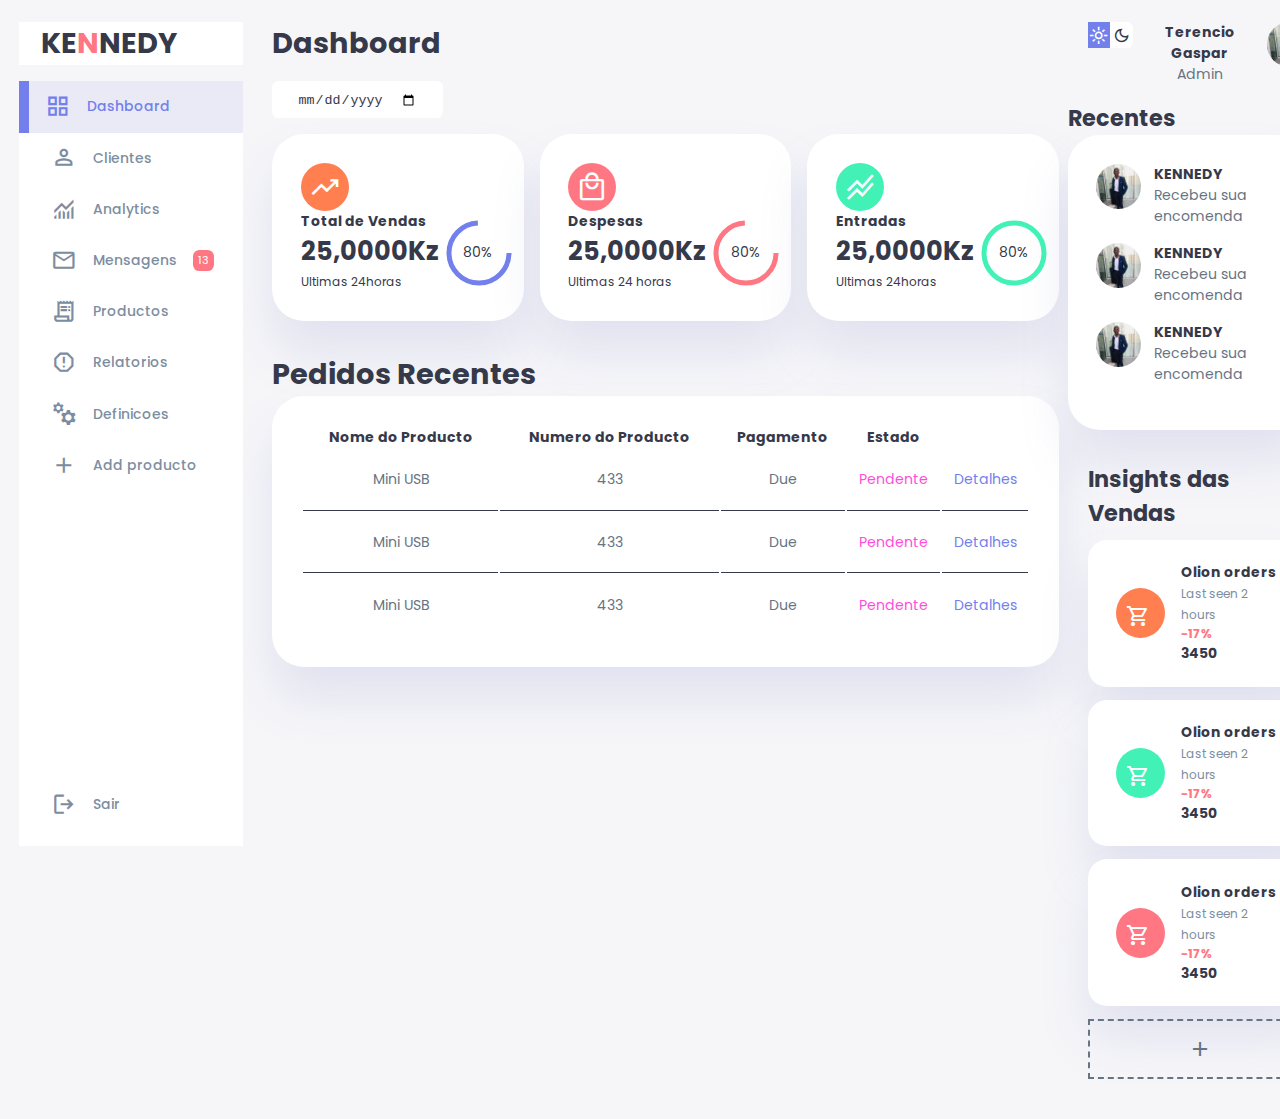
<file: views/index.html>
<!DOCTYPE html>
<html lang="en">
<head>
    <meta charset="UTF-8">
    <meta name="viewport" content="width=device-width, initial-scale=1.0">
    <title>Dashboard</title>
    <link rel="stylesheet" href="../css/style.css">
    <link rel="stylesheet" href="https://fonts.googleapis.com/css2?family=Material+Symbols+Outlined:opsz,wght,FILL,GRAD@20..48,100..700,0..1,-50..200" />
</head>
<body>
    <div class="container">
        <!--aside section start-->
        <aside>
           <div class="top">
            <div class="logo">
                <h1>KE<span class="danger">N</span>NEDY </h1>
            </div>
            <div class="close" id="close_btn">
                <span class="material-symbols-outlined">
                    close
                </span>
            </div>
           </div>
           <!--end top-->
           <div class="sidebar">
            <a href="index.html" class="active">
                <span class="material-symbols-outlined">
                    grid_view
                </span>
                <h3>Dashboard</h3>
            </a>
            <a href="clientes.html">
                <span class="material-symbols-outlined">
                    person
                </span>
                <h3>Clientes</h3>
            </a>
            <a href="#">
                <span class="material-symbols-outlined">
                    monitoring
                </span>
                <h3>Analytics</h3>
            </a>
            <a href="#">
                <span class="material-symbols-outlined">
                    mail
                </span>
                <h3>Mensagens</h3>
                <span class="msg_count">13</span>
            </a>
            <a href="#">
                <span class="material-symbols-outlined">
                    receipt_long
                </span>
                <h3>Productos</h3>
            </a>
            <a href="#">
                <span class="material-symbols-outlined">
                    report
                </span>
                <h3>Relatorios</h3> 
            </a>
            <a href="#">
                <span class="material-symbols-outlined">
                    manufacturing
                </span>
                <h3>Definicoes</h3> 
            </a>
            <a href="#">
                <span class="material-symbols-outlined">
                    add
                </span>
                <h3>Add producto</h3> 
            </a>
            <a href="#">
                <span class="material-symbols-outlined">
                    logout
                </span>
                <h3>Sair</h3> 
            </a>
           </div>
        </aside>
        <!--aside section end-->

        <!--main section start-->
        <main>
          <h1>Dashboard</h1> 
          <div class="date">
            <input type="date">
          </div>
          <!--insights start-->
          <div class="insights">
            <!--start selling-->
            <div class="sales">
                <span class="material-symbols-outlined">
                    trending_up
                </span>
                <div class="middle">
                    <div class="left">
                        <h3>Total de Vendas</h3>
                        <h1>25,0000Kz</h1>
                    </div>

                    <div class="progress">
                        <svg>
                            <circle r ="30" cy ="40" cx ="40"></circle>
                        </svg>
                        <div class="number">
                            80%
                        </div>
                    </div>
                </div>
                <small>Ultimas 24horas</small>
            </div>
            <!--end selling-->

            <!--start expenses-->
            <div class="expenses">
                <span class="material-symbols-outlined">
                    local_mall
                </span>
                <div class="middle">
                    <div class="left">
                        <h3>Despesas</h3>
                        <h1>25,0000Kz</h1>
                    </div>

                    <div class="progress">
                        <svg>
                            <circle r ="30" cy ="40" cx ="40"></circle>
                        </svg>
                        <div class="number">
                            80%
                        </div>
                    </div>
                </div>
                <small>Ultimas 24 horas</small>
            </div>
            <!--end espenses-->

            <!--start income -->
            <div class="income">
                <span class="material-symbols-outlined">
                    stacked_line_chart
                </span>
                <div class="middle">
                    <div class="left">
                        <h3>Entradas</h3>
                        <h1>25,0000Kz</h1>
                    </div>

                    <div class="progress">
                        <svg>
                            <circle r ="30" cy ="40" cx ="40"></circle>
                        </svg>
                        <div class="number">
                            80%
                        </div>
                    </div>
                </div>
                <small>Ultimas 24horas</small>
            </div>
            <!--end income-->
          </div>
          <!--end insights-->

          <!--start recent orders-->
          <div class="recent_order">
            <h1>Pedidos Recentes</h1>

            <table>

                <thead>

                    <tr>
                        <th>Nome do Producto</th>
                        <th>Numero do Producto</th>
                        <th>Pagamento</th>
                        <th>Estado</th>
                    </tr>

                </thead>

                <tbody>

                    <tr>
                        <td>Mini USB</td>
                        <td>433</td>
                        <td>Due</td>
                        <td class="warning">Pendente</td>
                        <td class="primary">Detalhes</td>
                    </tr>

                    <tr>
                        <td>Mini USB</td>
                        <td>433</td>
                        <td>Due</td>
                        <td class="warning">Pendente</td>
                        <td class="primary">Detalhes</td>
                    </tr>

                    <tr>
                        <td>Mini USB</td>
                        <td>433</td>
                        <td>Due</td>
                        <td class="warning">Pendente</td>
                        <td class="primary">Detalhes</td>
                    </tr>

                </tbody>
            </table>
          </div>
          <!--recent orders end-->
        </main>
        <!--main section end-->

        <!--right section start-->
        <div class="right">
           <div class="top">
            <button id="menu_bar">
                <span class="material-symbols-outlined">
                    menu
                </span>
            </button>

            <div class="theme-toggle ">
                <span class="material-symbols-outlined active">
                    light_mode
                </span>
                <span class="material-symbols-outlined">
                    dark_mode
                </span> 
            </div>
            
            <div class="profile">
                <div class="info">
                    <p><b>Terencio Gaspar</b></p>
                    <p>Admin</p>
                    <small class="text-muted"></small>
                </div>

                <div class="profile-photo">
                    <img src="../images/kennedy_fato.jpeg" alt="">
                </div>
            </div>

           </div>
           <!--end top-->
           <div class="recent_updates">
                <h2>Recentes</h2>
                <div class="updates">
                    <div class="update">
                        <div class="profile-photo"><img src="../images/kennedy_fato.jpeg" alt=""></div>
                        
                        <div class="message">
                            <p><b>KENNEDY</b> Recebeu sua encomenda</p>
                        </div>
                    </div>

                    <div class="update">
                        <div class="profile-photo"><img src="../images/kennedy_fato.jpeg" alt=""></div>
                        
                        <div class="message">
                            <p><b>KENNEDY</b> Recebeu sua encomenda</p>
                        </div>
                    </div>

                    <div class="update">
                        <div class="profile-photo"><img src="../images/kennedy_fato.jpeg" alt=""></div>
                        
                        <div class="message">
                            <p><b>KENNEDY</b> Recebeu sua encomenda</p>
                        </div>
                    </div>
                </div>    
           </div>
           <!--end recent update-->

           <!--start sale analytics-->
           <div class="sales_analytics">
                <h2>Insights das Vendas</h2>
               <!--start item sale analytics-->
                <div class="item onlion">
                    <div class="icon">
                        <span class="material-symbols-outlined">
                            shopping_cart
                        </span> 
                    </div>
                    <div class="right_text">
                        <div class="info">
                            <h3>Olion orders</h3>
                            <small class="text-muted">
                                Last seen 2 hours
                            </small>
                        </div>
                        <h5 class="danger">-17%</h5>
                        <h3>3450</h3>
                    </div>
                </div>
                <!--item sale analytics end-->

                 <!--start item sale analytics-->
                 <div class="item onlion">
                    <div class="icon">
                        <span class="material-symbols-outlined">
                            shopping_cart
                        </span> 
                    </div>
                    <div class="right_text">
                        <div class="info">
                            <h3>Olion orders</h3>
                            <small class="text-muted">
                                Last seen 2 hours
                            </small>
                        </div>
                        <h5 class="danger">-17%</h5>
                        <h3>3450</h3>
                    </div>
                </div>
                <!--item sale analytics end-->

                 <!--start item sale analytics-->
                 <div class="item onlion">
                    <div class="icon">
                        <span class="material-symbols-outlined">
                            shopping_cart
                        </span> 
                    </div>
                    <div class="right_text">
                        <div class="info">
                            <h3>Olion orders</h3>
                            <small class="text-muted">
                                Last seen 2 hours
                            </small>
                        </div>
                        <h5 class="danger">-17%</h5>
                        <h3>3450</h3>
                    </div>
                </div>
                <!--item sale analytics end-->
            </div>
           <!-- sale analytics end-->
           <div class="add_product_container">
                <div class="item add_product">
                    <span class="material-symbols-outlined">
                        add
                    </span> 
                </div>
           </div>
            
        </div>
        <!--right section end-->


    </div>
    <script src="../js/script.js" ></script>
</body>
</html>
</file>
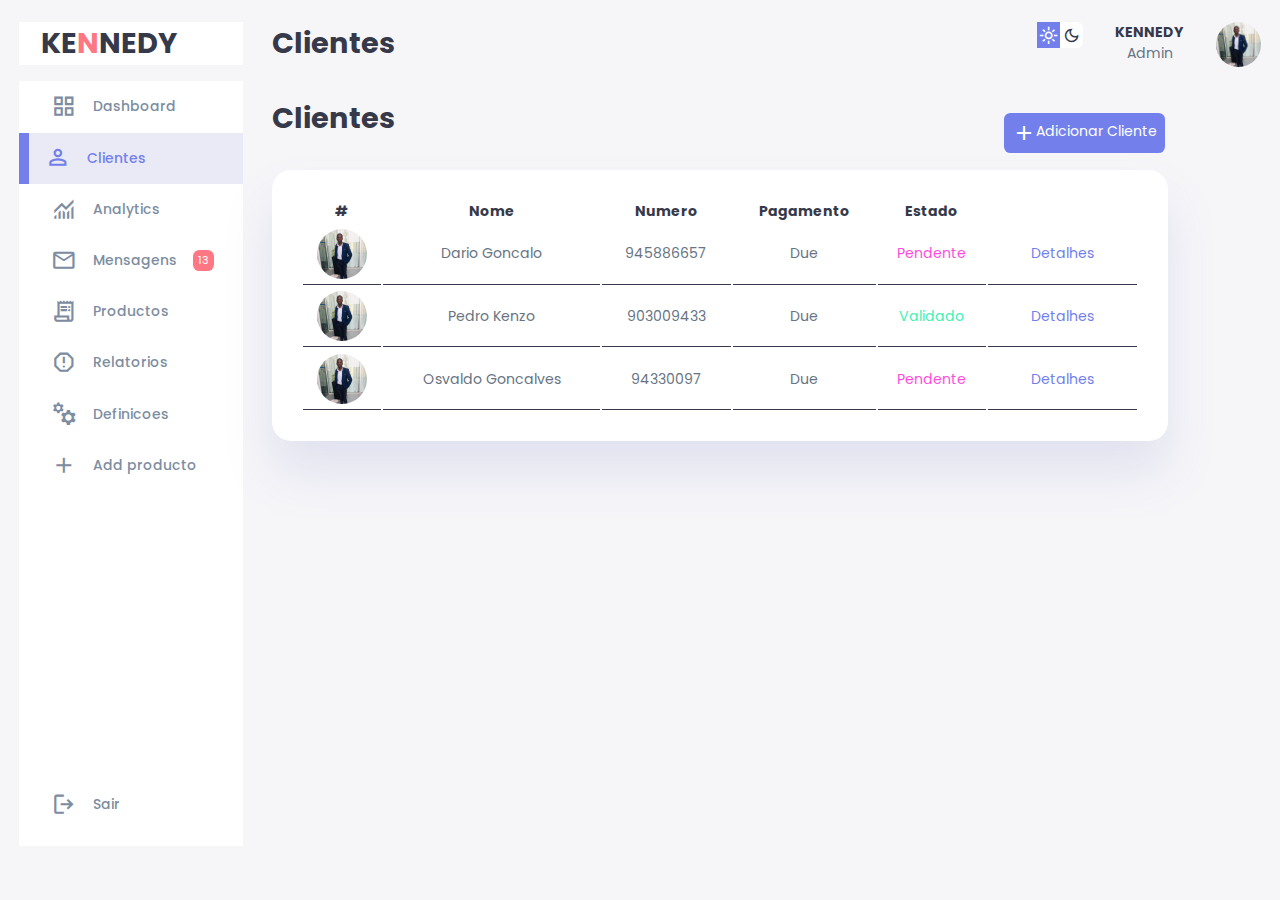
<file: views/clientes.html>
<!DOCTYPE html>
<html lang="en">
<head>
    <meta charset="UTF-8">
    <meta name="viewport" content="width=device-width, initial-scale=1.0">
    <title>Clientes</title>
    <link rel="stylesheet" href="../css/style.css">
    <link rel="stylesheet" href="https://fonts.googleapis.com/css2?family=Material+Symbols+Outlined:opsz,wght,FILL,GRAD@20..48,100..700,0..1,-50..200" />
</head>
<body>
    <div class="container">
        <!--aside section start-->
        <aside>
           <div class="top">
            <div class="logo">
                <h1>KE<span class="danger">N</span>NEDY </h1>
            </div>
            <div class="close" id="close_btn">
                <span class="material-symbols-outlined">
                    close
                </span>
            </div>
           </div>
           <!--end top-->
           <div class="sidebar">
            <a href="index.html">
                <span class="material-symbols-outlined">
                    grid_view
                </span>
                <h3>Dashboard</h3>
            </a>
            <a href="clientes.html" class="active">
                <span class="material-symbols-outlined">
                    person
                </span>
                <h3>Clientes</h3>
            </a>
            <a href="#">
                <span class="material-symbols-outlined">
                    monitoring
                </span>
                <h3>Analytics</h3>
            </a>
            <a href="#">
                <span class="material-symbols-outlined">
                    mail
                </span>
                <h3>Mensagens</h3>
                <span class="msg_count">13</span>
            </a>
            <a href="#">
                <span class="material-symbols-outlined">
                    receipt_long
                </span>
                <h3>Productos</h3>
            </a>
            <a href="#">
                <span class="material-symbols-outlined">
                    report
                </span>
                <h3>Relatorios</h3> 
            </a>
            <a href="#">
                <span class="material-symbols-outlined">
                    manufacturing
                </span>
                <h3>Definicoes</h3> 
            </a>
            <a href="#">
                <span class="material-symbols-outlined">
                    add
                </span>
                <h3>Add producto</h3> 
            </a>
            <a href="#">
                <span class="material-symbols-outlined">
                    logout
                </span>
                <h3>Sair</h3> 
            </a>
           </div>
        </aside>
        <!--aside section end-->

        <!--main section start-->
        <main>
          <h1>Clientes</h1> 
          <!--start recent orders-->
          <div class="table_container">

            <div class="title_table">
                <h1>Clientes</h1>
                <a class="add_button openModal" id="open" data-target="#modal-container_1"><span class="material-symbols-outlined">add</span>Adicionar Cliente</a>
            </div>

            <table>

                <thead>

                    <tr>
                        <th>#</th>
                        <th>Nome</th>
                        <th>Numero</th>
                        <th>Pagamento</th>
                        <th>Estado</th>
                    </tr>

                </thead>

                <tbody>

                    <tr>
                        <td><div class="table_photo"> <img src="../images/kennedy_fato.jpeg" alt=""></div></td>
                        <td>Dario Goncalo</td>
                        <td>945886657</td>
                        <td>Due</td>
                        <td><span class="warning">Pendente</span></td>
                        <td><a href="#"><span class="primary">Detalhes</span></a></td>
                    </tr>

                    <tr>
                        <td><div class="table_photo"> <img src="../images/kennedy_fato.jpeg" alt=""></div></td>
                        <td>Pedro Kenzo</td>
                        <td>903009433</td>
                        <td>Due</td>
                        <td><span class="success">Validado</span></td>
                        <td><span class="primary">Detalhes</span></td>
                    </tr>

                    <tr>
                        <td><div class="table_photo"> <img src="../images/kennedy_fato.jpeg" alt=""></div></td>
                        <td>Osvaldo Goncalves</td>
                        <td>94330097</td>
                        <td>Due</td>
                        <td><span class="warning">Pendente</span></td>
                        <td><span class="primary">Detalhes</span></td>
                    </tr>

                </tbody>
            </table>
          </div>

          <!--Modal start-->
          <div class="modal-container" id="modal-container_1">
            <div class="modal">
                <h1>Adicionar Cliente</h1>
                <p>Lorem ipsum dolor sit, amet consectetur adipisicing elit. Dolor consequatur odit assumenda sapiente numquam, vol
                    uptate debitis dicta vel, quae sunt ipsam officia accusamus libero voluptas nesciunt corporis id architecto unde.</p>
                <button id="close" class="closeModal" data-target ="#modal-container_1">Fechar</button>
            </div>
          </div>
          <!--Modal end-->

          <!--recent orders end-->
        </main>
        <!--main section end-->

        <!--right section start-->
        <div class="right">
           <div class="top">
            <button id="menu_bar">
                <span class="material-symbols-outlined">
                    menu
                </span>
            </button>

            <div class="theme-toggle ">
                <span class="material-symbols-outlined active">
                    light_mode
                </span>
                <span class="material-symbols-outlined">
                    dark_mode
                </span> 
            </div>
            
            <div class="profile">
                <div class="info">
                    <p><b>KENNEDY</b></p>
                    <p>Admin</p>
                    <small class="text-muted"></small>
                </div>

                <div class="profile-photo">
                    <img src="../images/kennedy_fato.jpeg" alt="">
                </div>
            </div>

           </div>
           <!--end top-->
           
        </div>
        <!--right section end-->


    </div>
    <script src="../js/script.js" ></script>
</body>
</html>
</file>
<file: css/style.css>
@import url('https://fonts.googleapis.com/css2?family=Poppins:wght@300&display=swap');
:root{
    --clr-prrimary: #7380ec;
    --clr-danger: #ff7782;
    --clr-success: #41f1b6;
    --clr-white: #fff;
    --clr-info-dark: #7d8da1;
    --clr-info-light: #dce1eb;
    --clr-dark: #363949;
    --clr-warning: #ff4edc;
    --clr-light: rgba(132,139,200,0.18);
    --clr-primary-variant: #111e88;
    --clr-dark-variant: #677483;
    --clr-color-background: #f6f6f9;

    --card-border-radius: 2rem;
    --border-radius-1: 0.4rem;
    --border-radius-2: 0.8rem;
    --border-radius-3: 1.2rem;

    --card-padding: 1.8rem;
    --padding-1: 1.2rem;
    --box-shadow: 0 2rem 3rem  var(--clr-light)
}
/*  Dark theme variabels */
.dark-theme-variables{
    --clr-color-background: #181a1e;
    --clr-white: #202528;
    --clr-light: rgba(0,0,0,0.4);
    --clr-dark: #edeffd;
    --clr-dark-variant: #677483;
    --box-shadow: 0 2rem 3rem var(--clr-light); 
}
*{
    margin: 0;
    padding: 0;
    box-sizing: border-box;
    text-decoration: none;
    border: 0;
    list-style: none;
    appearance: none;
}
body{
    font-family: 'Poppins', sans-serif;
    width: 100vw;
    height: 100vh;
    font-size: 0.88rem;
    user-select: none;
    overflow-x: hidden;
    background-color: var(--clr-color-background);
}
.container{
    display: grid;
    width: 97%;
    gap: 1.8rem;
    grid-template-columns: 14rem auto 14rem;
    margin: 0 auto;
}
a{
    color: var(--clr-dark);
}
h1{
    font-size: 1.8rem;
}
h2{
    font-size: 1.4rem;
}
h3{
    font-size: 0.87rem;
}
h4{
    font-size: 0.8rem;
}
h5{
    font-size: 0.77rem;
}
small{
    font-size: 0.75rem;
    color: var(--clr-dark);
}
.profile-photo img{
    width: 2.8rem;
    height: 2.8rem;
    border-radius: 50%;
    overflow: hidden;
}
.text-muted{
    color:var(--clr-info-dark)
}
p{
    color: var(--clr-dark-variant)
}
b{
    color: var(--clr-dark);
}
.primary{
    color: var(--clr-prrimary);
}
.success{
    color: var(--clr-success);
}
.danger{
    color: var(--clr-danger);
}
.warning{
    color: var(--clr-warning);
}

.primary-background{
    background-color: var(--clr-prrimary);
    color: var(--clr-white);
    border-radius: 15px;
    padding: 5px;
}
.success-background{
    background-color: var(--clr-success);
    color: var(--clr-white);
    border-radius: 15px;
    padding: 5px;
}
.danger-background{
    background-color: var(--clr-danger);
    color: var(--clr-white);
    border-radius: 15px;
    padding: 5px;
}
.warning-background{
    background-color: var(--clr-warning);
    color: var(--clr-white);
    border-radius: 15px;
    padding: 5px;
}


/********************
     aside 
 **************/
aside{
    height: 100vh;
}
aside .top{
    background-color: var(--clr-white);
    display: flex;
    justify-content: space-around;
    align-items: center;
    margin-top: 1.4rem;
}
aside .logo{
    display: flex;
    gap: 1rem;
}
aside .logo{
    color: var(--clr-dark);
}
aside .top div.close span{
    display: none;
}

/******************* 
    sidebar
 *******************/
aside .sidebar{
    background-color: var(--clr-white);
    display: flex;
    flex-direction: column;
    height: 85vh;
    position: relative;
    top: 1rem
}
aside h3{
    font-weight: 500;
}
aside .sidebar a{
    display: flex;
    color: var(--clr-info-dark);
    margin-left: 2rem;
    gap: 1rem;
    align-items: center;
    height: 3.2rem;
    transition: all .1s ease-in;
}
aside .sidebar a span{
    font-size: 1.6rem;
    transition: all .1s ease-in;
}
aside .sidebar a:last-child{
    position: absolute;
    bottom: 1rem;
    width: 100%;
   
}
aside .sidebar a.active{
   background-color: var(--clr-light);
   color: var(--clr-prrimary);
   margin-left: 0;
   border-left: 5px solid var(--clr-prrimary);

}
aside .sidebar a.active::before{
    content: '';
    width: 5px;
    height: 100%;
    background-color: var(--clr-prrimary);
}
aside .sidebar a:hover{
    color: var(--clr-prrimary);
}
aside .sidebar a:hover span{
    margin-left: 1rem;
    transition: .4s ease;
}
aside .sidebar a span.msg_count{
   background-color: var(--clr-danger);
   color: var(--clr-white);
   padding: 2px 5px;
   font-size: 11px;
   border-radius: var(--border-radius-1);
}
/***************** Main ******************/
main{
    margin-top: 1.4rem;
    width: auto;
}
main input{
    background-color: transparent;
    border: 0;
    outline: 0;
    color: var(--clr-dark);
}
main .date{
    display: inline-block;
    background-color: var(--clr-white);
    border-radius: var(--border-radius-1);
    margin-top: 1rem;
    padding: 0.5rem 1.6rem;
}
main .insights{
    display: grid;
    grid-template-columns: repeat(3,1fr);
    gap: 1rem;
  
}
main .insights>div{
   background-color: var(--clr-white);
   padding: var(--card-padding);
   border-radius: var(--card-border-radius);
   margin-top: 1rem;
   box-shadow: var(--box-shadow);
   transition: all .3s ease;
  
}
main .insights > div:hover{
    box-shadow: none;  
}
main .insights > div span{
 background: coral;
 padding: 0.5rem;
 border-radius: 50%;
 color: var(--clr-white);
 font-size: 2rem;
}
main .insights >div.expenses span{
    background-color: var(--clr-danger); 
}  
main .insights >div.income span{
    background-color: var(--clr-success); 
} 
main .insights > div .middle{
    display: flex;
    align-items: center;
    justify-content: space-between;
} 
main .insights > div .middle h1{
 font-size: 1.6rem;
} 
main h1{
    color: var(--clr-dark);
}
main .insights h1{
    color: var(--clr-dark);
}
main .insights h3{
    color: var(--clr-dark);
}
main .insights p{
    color: var(--clr-dark);
}
main .insights .progress{
    position: relative;
    height: 56px;
    width: 56px;
    border-radius: 50px;
}
main .insights svg{
    height: 150px;
    width: 150px;
    position: absolute;
    top: 0;
}
main .insights svg circle{
    fill: none;
    stroke: var(--clr-prrimary);
    transform: rotate(270,80,80);
    stroke-width: 5;
}
main .insights .sales svg circle{
    stroke-dashoffset: 10;
    stroke-dasharray: 150;
}
main .insights .expenses svg circle{
    stroke-dashoffset: 10;
    stroke-dasharray: 150;
    stroke: var(--clr-danger);
}
main .insights .income svg circle{
    stroke-dashoffset: 0;
    stroke-dasharray: 0;
    stroke: var(--clr-success);
}
main .insights .progress .number{
    position: absolute;
    top: 20%;
    left: 20%;
    height: 100%;
    width: 100%;
    display: flex;
    justify-content: center;
    align-items: center;
    color: var(--clr-dark);
}
main .recent_order{
    margin-top: 2rem;
}
main .recent_order h2{
    color: var(--clr-dark);
}
main .recent_order table{
    background-color: var(--clr-white);
    width: 100%;
    border-radius: var(--card-border-radius);
    padding: var(--card-padding);
    text-align: center;
    box-shadow: var(--box-shadow);
    transition: all .3s ease;
    color: var(--clr-dark);
}
main .recent_order table:hover{
    box-shadow: none;
}
main .recent_order table tbody tr{
    height: 3.8rem;
    border-bottom: 1px solid var(--clr-white);
    color: var(--clr-dark-variant);
}
main .recent_order table tbody td{
    height: 3.8rem;
    border-bottom: 1px solid var(--clr-dark);
}
main .recent_order table tbody tr:last-child td{
    border: none;
}
main .recent_order a{
    text-align: center;
    display: block;
    margin: 1rem;
}

/********************  Right  **********************/
.right{
    margin-top: 1.4rem;
   
}
.right h2{
    color: var(--clr-dark);
}
.right h3{
    color: var(--clr-dark);
}
.right .top{
    display: flex;
    justify-content: start;
    gap: 2rem;

}
.right .top button{
    display: none;
}
.right .top .theme-toggle{
  background-color: var(--clr-white); 
  display: flex;
  justify-content: space-between;
  height: 1.6rem;
  width: 4.2rem;
  cursor: pointer;
  border-radius: var(--border-radius-1);
  color: var(--clr-dark);
}
.right .theme-toggle span{
    font-size: 1.2rem;
    width: 100%;
    height: 100%;
    display: flex;
    align-items: center;
    justify-content: center;
}
.right .top .theme-toggle span.active{
    background-color: var(--clr-prrimary);
    color: var(--clr-white);

}
.right .top .profile{
    display: flex;
    gap: 2rem;
    text-align: center;
}
.right .info h3{
    color: var(--clr-dark);
}
.right .top .info h2{
    color: var(--clr-dark);
}

/********  recent update ************/
.right .recent_updates{
    margin-top: 1rem;
    margin-left: -20px;
}
.right .recent_updates .updates{
    background-color: var(--clr-white);
    padding: var(--card-padding);
    border-radius: var(--card-border-radius);
    box-shadow: var(--box-shadow);
    transition: all .3s ease;
}
.right .recent_updates .updates:hover{
    box-shadow: none;
}
.right .recent_updates .update{
    display: grid;
    grid-template-columns: 2.6rem auto;
    gap: 1rem;
    margin-bottom: 1rem;
}

/************** Sales analytics ***************/
.right .sales_analytics{
    margin-top: 2rem;
}
.right .sales_analytics .item{
    background-color: var(--clr-white);
    display: flex;
    justify-content: space-between;
    align-items: center;
    gap: 1rem;
    margin: 10px 0;
    width: 100%;
    margin-bottom: 0.8rem;
    padding: 1.4rem var(--card-padding);
    border-radius: var(--border-radius-3);
    box-shadow: var(--box-shadow);
}
.right .sales_analytics .item:hover{
    box-shadow: none;
}
.right .sales_analytics .item .icon{
    background: coral;
    padding: 0.6rem;
    color: var(--clr-white);
    border-radius: 50%;
    width: 50px;
    height: 50px;
    line-height: 50px;
    align-items: center;
}

.right .sales_analytics .item:nth-child(3) .icon{
    background-color: var(--clr-success);
}
.right .sales_analytics .item:nth-child(4) .icon{
    background-color: var(--clr-danger);
}
.add_product{
    display: flex;
    height: 60px;
    width: 100%;
    text-align: center;
    justify-content: center;
    align-items: center;
    border: 2px dashed;
    color:  var(--clr-dark-variant);
    margin-bottom: 40px;
}


/**************
Modal
*************************/
.modal-container{
    background-color: rgba(0, 0, 0, 0.4);
    position: fixed;
    display: flex;
    align-items: center;
    justify-content: center;
    opacity: 0;
    top: 0;
    left: 0;
    cursor: pointer;
    pointer-events: none;
    height: 100vh;
    width: 100vw;
    transition: opacity 0.3s ease;
   
}
.modal-container.show{
  pointer-events: auto;
  opacity: 1;  
}
.modal{
    background-color: var(--clr-white);
    width: 600px;
    border-radius: var(--border-radius-3);
    padding: 30px 50px;
    max-width: 100%;
    text-align: center;
}
.modal h1{
    margin: 0;
    margin-bottom: 1rem;
}
.modal p{
    font-size: 14px;
    opacity: 0.7; 
    margin-bottom: 1rem;
}
.modal button{
    padding: 0.5rem 2rem;
    border-radius: var(--border-radius-1);
    background-color: var(--clr-prrimary);
    color: var(--clr-white);
} 

/****************
    Table 
*********************/
.table_container table{
    background-color: var(--clr-white);
    width: 70%;
    position: absolute;
    top: 170px;
    border-radius: var(--border-radius-3);
    padding: var(--card-padding);
    text-align: center;
    box-shadow: var(--box-shadow);
    transition: all .3s ease;
    color: var(--clr-dark);

}
.table_container .title_table{
    display: flex;
    justify-content: space-between;
    position: absolute;
   width: 71%;
   margin-bottom: 1rem;
   margin-top: 2rem;
}
.table_container .title_table .add_button{
   background-color: var(--clr-prrimary);
   padding: 0.5rem;
   border-radius: var(--border-radius-1);
   color: var(--clr-white);
   cursor: pointer;
   transition: all .3s ease;
   display: flex;

}
.table_container .table_photo{
    height: 50px;
    height: 50px;
   
}
.table_container .table_photo img{
    height: 100%;
    height: 100%;
    border-radius: 50%;
}

.table_container .title_table .add_button:hover{
    background-color: var(--clr-primary-variant);
 }
 .table_container table:hover{
    box-shadow: none;
}
.table_container table tbody tr{
    height: 3.8rem;
    border-bottom: 1px solid var(--clr-white);
    color: var(--clr-dark-variant);
}
.table_container table tbody td{
    height: 3.8rem;
    border-bottom: 1px solid var(--clr-dark);
}

.table_container a{
    text-align: center;
    display: block;
    margin: 1rem;
}



/**************************
Media Query
**********************/

@media screen and (max-width: 1200px) {
    .container{
        width: 94%;
        grid-template-columns: 7rem auto 14rem;
    }
    aside .sidebar h3{
        display: none;
    }
    aside .sidebar a:last-child{
        position: relative;
    }
    main .insights{
        display: grid;
        grid-template-columns: repeat(1, 1fr);
    }
}
/**************************
Media for phone
**********************/
@media screen and (max-width: 768px) {
   .container{
    width: 100%;
    grid-template-columns: repeat(1,1fr);
   }
   aside{
    position: fixed;
    width: 18rem;
    z-index: 3;
    background-color: var(--clr-white);
    display: none;
    left: -100px;
    box-shadow: var(--box-shadow);
    animation: menuAni .3s forwards;
   } 
   @keyframes menuAni {
    to{
        left : 0;
    }
  
   }

   aside .logo h2{
    display: inline;
   }
   aside .sidebar h3{
    display: inline;
   }
   aside .sidebar a{
    width: 100%;
    height: 3.4rem;
   }
   aside .top div.close span{
    display: inline;
    position: absolute;
    right: 0;
    margin-right: 30px;
    font-size: 35px;
   }

   .right .top{
    position: fixed;
    top: 0;
    left: 0;
    display: flex;
    justify-content: center;
    align-items: center;
    padding: 0 0.8rem;
    width: 100%;
    height: 4.6rem;
    z-index: 2;
    background-color: var(--clr-white);
    box-shadow: var(--box-shadow);
    margin: 0;
   
   }
   main .insights{
    display: grid;
    grid-template-columns: repeat(1,1fr);
    gap: 1.6rem;
    padding: 40px;
   }
   main .recent_order{
    padding: 40px;
    margin: 0 auto;
   }
   main> h1{
    margin-top: 4rem;
    text-align: center;
   }
   .right .profile{
    position: absolute;
    left: 70%;
   }
   .right .recent_updates{
    padding: 40px;
    margin: 0 auto;
   }
   .right .sales_analytics{
    padding: 30px;
   }

   .right .add_product_container{
    padding: 30px;
   }

   .right .top button{
    display: inline-block;
    background: transparent;
    cursor: pointer;
    color: var(--clr-dark);
    position: absolute;
    left: 1rem;
   }
   .date{
    margin-left: 3rem;
   }
}
</file>
